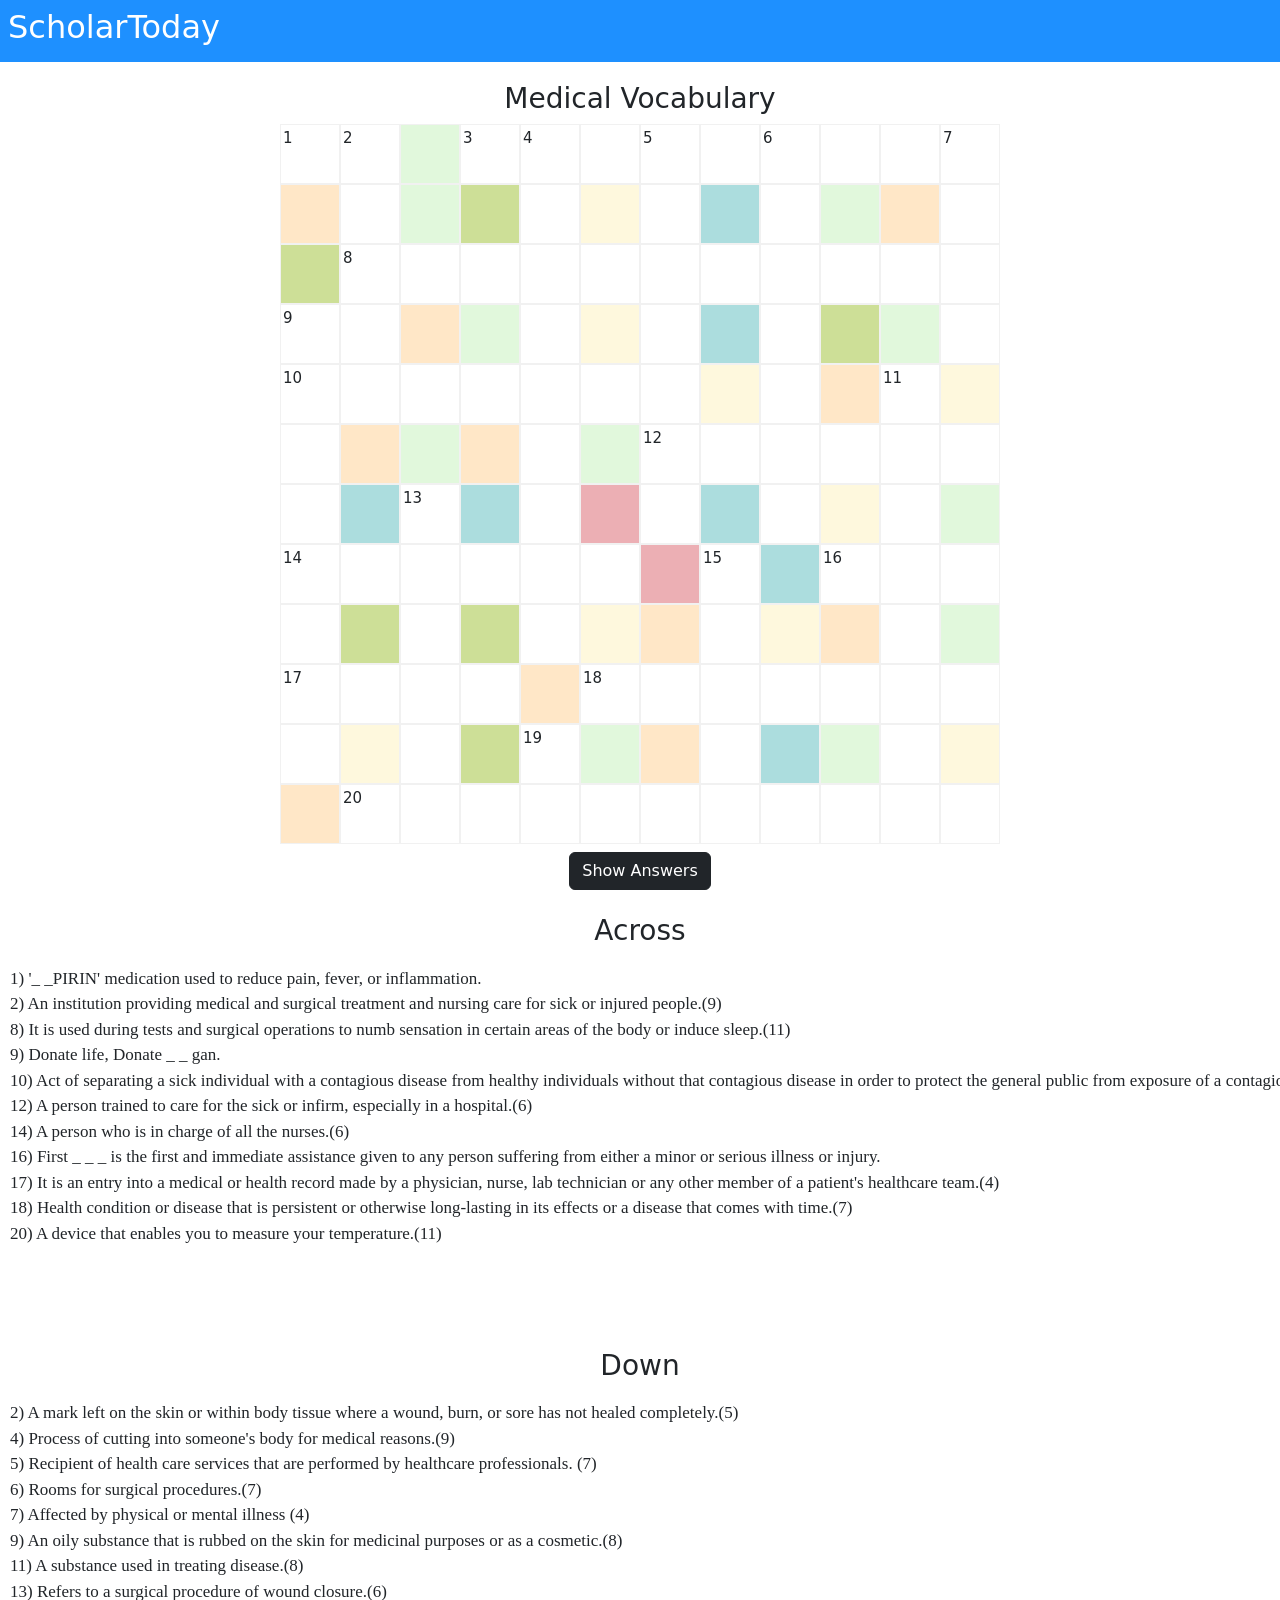
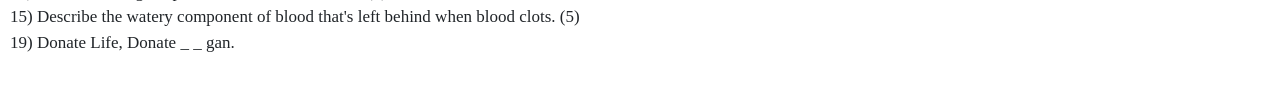
<file: index.html>
<!DOCTYPE html>
<html>
    <head>
        <title>ScholarToday</title>
        <link rel="stylesheet" href="home.css" type="text/css">
  <meta charset="utf-8">
  <meta name="viewport" content="width=device-width, initial-scale=1">
  <link href="https://cdn.jsdelivr.net/npm/bootstrap@5.1.2/dist/css/bootstrap.min.css" rel="stylesheet">
  <script src="https://cdn.jsdelivr.net/npm/bootstrap@5.1.2/dist/js/bootstrap.bundle.min.js"></script>
    </head>
    <body style="padding: 0;">
        <div class="header  p-2 text-white" >
            <h2>ScholarToday</h2>
        </div>
        <form id="puzzle" style="width:100%;overflow-x: scroll;">
            <div id="title"  style="margin: auto;">
                <center><h3>Medical Vocabulary</h3></center>
            </div>
            <div id="box-container" style="margin: auto;">

            </div>
            <!-- <div>
                <center>
                    <button class="btn btn-dark mt-2" type="button" onclick="checkanswers()">Submit Answers</button>
                </center>
            </div> -->
            <div>
                <center>
                    <button  type="button" class="btn btn-dark mt-2" onclick="fill()">Show Answers</button>
                </center>
                
            </div>
            <br>
        </form>
        <div class="row">
            <div class="col">
                <div>
                    <center><h3>Across</h3></center>
                </div>
                <pre style="padding:10px;font-family:roboto;font-size: 17px;">
1) '_ _PIRIN' medication used to reduce pain, fever, or inflammation. 
2) An institution providing medical and surgical treatment and nursing care for sick or injured people.(9)
8) It is used during tests and surgical operations to numb sensation in certain areas of the body or induce sleep.(11)
9) Donate life, Donate _ _ gan.
10) Act of separating a sick individual with a contagious disease from healthy individuals without that contagious disease in order to protect the general public from exposure of a contagious disease.(7)
12) A person trained to care for the sick or infirm, especially in a hospital.(6)
14) A person who is in charge of all the nurses.(6)
16) First _ _ _ is the first and immediate assistance given to any person suffering from either a minor or serious illness or injury.
17) It is an entry into a medical or health record made by a physician, nurse, lab technician or any other member of a patient's healthcare team.(4)
18) Health condition or disease that is persistent or otherwise long-lasting in its effects or a disease that comes with time.(7)
20) A device that enables you to measure your temperature.(11)


                </pre>
            </div>
            <div class="col">
                <div>
                    <center><h3>Down</h3></center>
                </div>
                <pre  style="padding:10px;font-family: roboto;font-size: 17px;">
2) A mark left on the skin or within body tissue where a wound, burn, or sore has not healed completely.(5)
4) Process of cutting into someone's body for medical reasons.(9)
5) Recipient of health care services that are performed by healthcare professionals. (7)
6) Rooms for surgical procedures.(7)
7) Affected by physical or mental illness (4)
9) An oily substance that is rubbed on the skin for medicinal purposes or as a cosmetic.(8)
11) A substance used in treating disease.(8)
13) Refers to a surgical procedure of wound closure.(6)
15) Describe the watery component of blood that's left behind when blood clots. (5)
19) Donate Life, Donate _ _ gan.
                </pre>
            </div>
        </div>
    </body>
    <script type="text/javascript">
        
        var data=[['a','s','-','h','o','s','p','i','t','a','l','s'],['-','c','-','-','p','-','a','-','h','-','-','i'],['-','a','n','a','e','s','t','h','e','t','i','c'],['o','r','-','-','r','-','i','-','a','-','-','k'],['i','s','o','l','a','t','e','-','t','-','m','-'],['n','-','-','-','t','-','n','u','r','s','e','s'],['t','-','s','-','i','-','t','-','e','-','d','-'],['m','a','t','r','o','n','-','s','-','a','i','d'],['e','-','i','-','n','-','-','e','-','-','c','-'],['n','o','t','e','-','c','h','r','o','n','i','c'],['t','-','c','-','o','-','-','u','-','-','n','-'],['-','t','h','e','r','m','o','m','e','t','e','r']];
        var nums=[[0,0,1],[0,1,2],[0,3,3],[0,4,4],[0,6,5],[0,8,6],[0,11,7],[2,1,8],[3,0,9],[4,0,10],[4,10,11],[5,6,12],[6,2,13],[7,0,14],[7,7,15],[7,9,16],[9,0,17],[9,5,18],[10,4,19],[11,1,20]];

        var rows=12;
        var cols=12;
        var correct=1;
        var boxContainer=document.getElementById("box-container");
        var colors=["#ffe7c7","#acddde","#e1f8dc","#fef8dd","#ecafb4","#cddf97"];
        boxContainer.style.width="720px";
        boxContainer.style.height="720px";
        for(var i=0;i<rows;i++)
        {
            let rowdiv=document.createElement("div");
            rowdiv.style.display="flex";   
        for(var j=0;j<cols;j++)
        {
            let coldiv=document.createElement("div");
            let input=document.createElement("input");
            let span=document.createElement("span");
            span.style.fontSize="15px";
            span.style.position="absolute";
            span.style.left="2px";
            span.style.top="2px";
            coldiv.style.border="1px solid #f1f1f1";
            span.style.width="20px";
            span.style.height="20px";
            coldiv.style.width=(boxContainer.style.width.slice(0,3)/cols)+"px";
            coldiv.style.height=(boxContainer.style.height.slice(0,3)/rows)+"px";
            span.style.position="absolute";
            span.style.right="2px";
            span.style.bottom="2px";
            input.style.width="100%";
            input.style.border="none";
            input.setAttribute("type","text");
            input.setAttribute("onclick","this.select()");
            if(data[i][j]=='-')
            {
                let color= colors[Math.floor((Math.random() * 6) + 0)];
                coldiv.style.backgroundColor=color;
                input.setAttribute("disabled","true");
                input.style.backgroundColor=color;
            }
            else 
            {
                input.setAttribute("required","true");
                input.style.backgroundColor="white";
                
            }
            for(var c=0;c<nums.length;c++)
            {
                if(nums[c][0]==i && nums[c][1]==j )
                {
                    span.innerText=nums[c][2];

                }
            }
            coldiv.style.fontSize="20px";
            coldiv.style.position="relative";
            coldiv.style.padding="15px";
            coldiv.appendChild(span);
            coldiv.appendChild(input);
            coldiv.setAttribute("class","colbox");
            
            input.setAttribute("maxlength","1");
            input.setAttribute("minlength","1");
            input.setAttribute("onchange","checkbox(this,"+i+","+j+")");
            rowdiv.appendChild(coldiv);

        }
        boxContainer.appendChild(rowdiv);
        }
        function checkbox(ele,x,y)
        {
            let v=ele.value.toLowerCase()
            if(v !=data[x][y])
            {
                ele.parentNode.style.backgroundColor="red";
                ele.parentNode.style.color="white";
                ele.style.backgroundColor="red";
                ele.style.color="white";
                correct=0;

            }
            else 
            {
                ele.parentNode.style.backgroundColor="green";
                ele.parentNode.style.color="white";
                ele.style.backgroundColor="green";
                ele.style.color="white";
                correct=1;

            }
            ele.value=v;
        }
        function fill()
        {
            let rownodes = boxContainer.childNodes;
            for(var i=0;i<rows+1;i++)
            {
                
                let colnodes=rownodes[i+1].childNodes;
                for(var j=0;j<cols;j++)
                {
                    spaninputNode=colnodes[j].childNodes;
                    if(data[i][j] != "-")
                    {
                        spaninputNode[1].value=data[i][j];
                    }
                    
                }
            }
        }
        
        // function checkanswers()
        // {
        //     let fl=0;
        //     let rownodes = boxContainer.childNodes;
            
        //     for(var i=1;i<=rows;i++)
        //     {
                
        //         let colnodes=rownodes[i].childNodes;
        //         for(var j=0;j<cols;j++)
        //         {
        //             spaninputNode=colnodes[j].childNodes;
        //             if(data[i-1][j] != "-")
        //             {
        //                 if(spaninputNode[1].value!=data[i-1][j])
        //                 {
        //                     fl=1;
        //                 }
        //             }
                    
        //         }
        //     }
        //     if(fl==1)
        //     {
        //         alert("All answers are not correct");
        //     }
        //     else 
        //     {
        //         alert("All answers are correct");
        //     }
        // }
    </script>
</html>
</file>
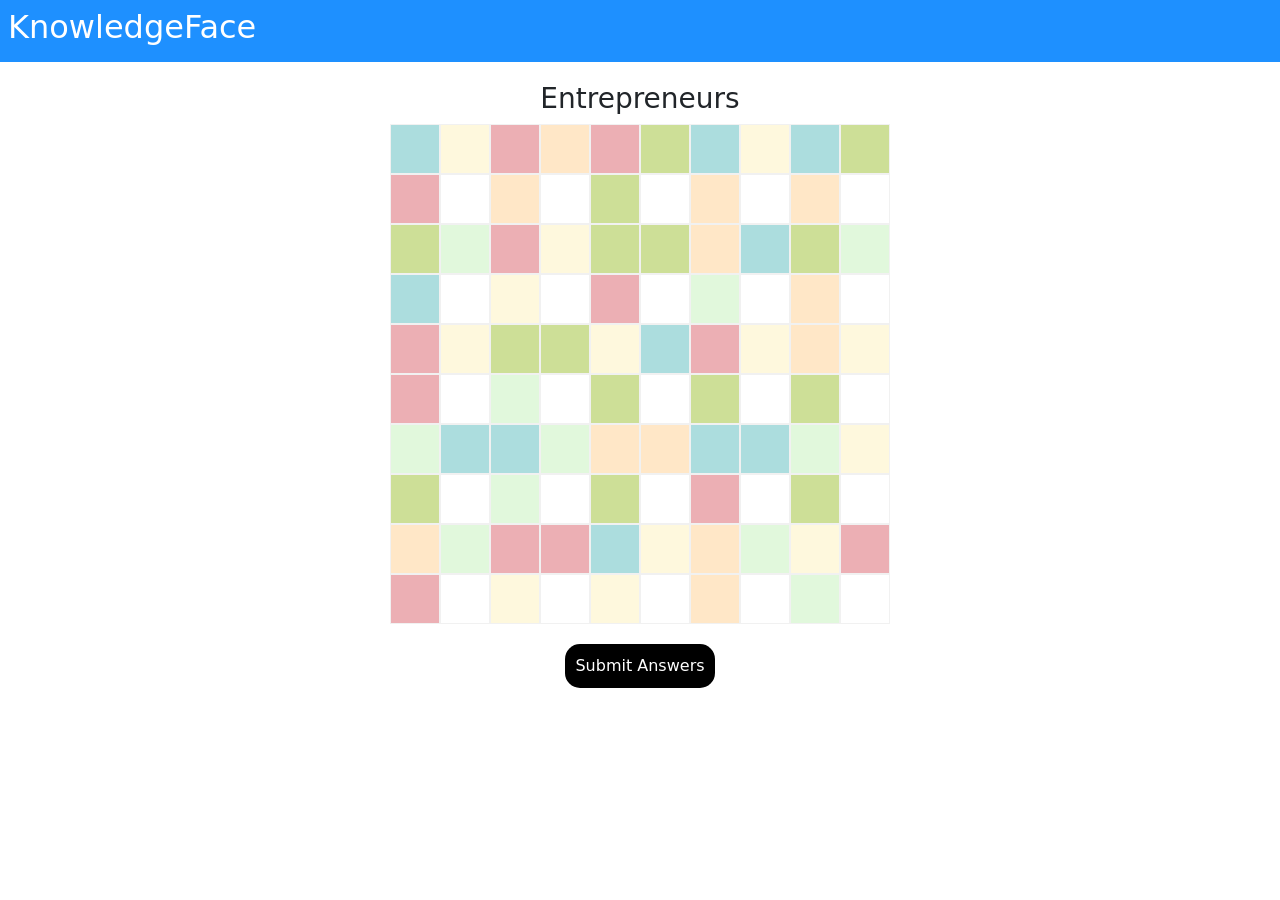
<file: home.html>
<!DOCTYPE html>
<html>
    <head>
        <title>KRC</title>
        <link rel="stylesheet" href="home.css" type="text/css">
  <meta charset="utf-8">
  <meta name="viewport" content="width=device-width, initial-scale=1">
  <link href="https://cdn.jsdelivr.net/npm/bootstrap@5.1.2/dist/css/bootstrap.min.css" rel="stylesheet">
  <script src="https://cdn.jsdelivr.net/npm/bootstrap@5.1.2/dist/js/bootstrap.bundle.min.js"></script>
    </head>
    <body style="padding: 0;">
        <div class="header  p-2 text-white" >
            <h2>KnowledgeFace</h2>
        </div>
        <div id="puzzle" >
            <div id="title"  style="margin: auto;">
                <center><h3>Entrepreneurs</h3></center>
            </div>
            <form id="box-container" style="margin: auto;">

            </form>
        </div>
      
    </body>
    <script type="text/javascript">
        var rows=10;
        var cols=10;
        var boxContainer=document.getElementById("box-container");
        var colors=["#ffe7c7","#acddde","#e1f8dc","#fef8dd","#ecafb4","#cddf97"];
        boxContainer.style.width="500px";
        boxContainer.style.height="500px";
        for(var i=0;i<rows;i++)
        {
            let rowdiv=document.createElement("div");
            //rowdiv.style.border="1px solid #f3f3f3";
            rowdiv.style.display="flex";   
        for(var j=0;j<cols;j++)
        {
            let coldiv=document.createElement("input");
            let span=document.createElement("span");
            span.style.fontSize="15px";
            span.style.position="absolute";
            span.style.left="2px";
            span.style.top="2px";
            
            coldiv.style.border="1px solid #f1f1f1";
            coldiv.style.width=(boxContainer.style.width.slice(0,3)/cols)+"px";
            coldiv.style.height=(boxContainer.style.height.slice(0,3)/rows)+"px";
            if(i%2 == 0 || j%2 == 0)
            {
                coldiv.style.backgroundColor=colors[Math.floor((Math.random() * 6) + 0)];
            }
            else 
            {
            coldiv.value="";
            span.innerText="1";
            coldiv.setAttribute("required","true");
            }
            coldiv.style.fontSize="20px";
            coldiv.style.position="relative";
            coldiv.style.padding="15px";
            coldiv.appendChild(span);
            coldiv.setAttribute("class","colbox");
            coldiv.setAttribute("maxlength","1");
            coldiv.setAttribute("minlength","1");
            coldiv.contentEditable="true";
            rowdiv.appendChild(coldiv);

        }
        boxContainer.appendChild(rowdiv);
        }
        center=document.createElement("center");
        button=document.createElement("button");
        center.appendChild(button);
        button.innerText="Submit Answers";
        button.style.margin="20px 0px";
        button.style.backgroundColor="black";
        button.style.color="white";
        button.style.border="none";
        button.style.padding="10px";
        button.style.borderRadius="15px";
        button.setAttribute("type","submit");
        boxContainer.appendChild(center);

    </script>
</html>
</file>
<file: home.css>
@media screen and (max-width:768px)
{
    
.header
{
/* box-shadow: 0px 10px #f3f3f3; */
background-color: #00b8e6;
width: 100%;
}
}
.header
{
/* box-shadow: 0px 10px #f3f3f3; */
background-color: dodgerblue;
width: 100%;
}
.rows
{
    display: flex;

}
#box-container
{

}
#puzzle
{
    padding-top: 20px;
}
</file>
